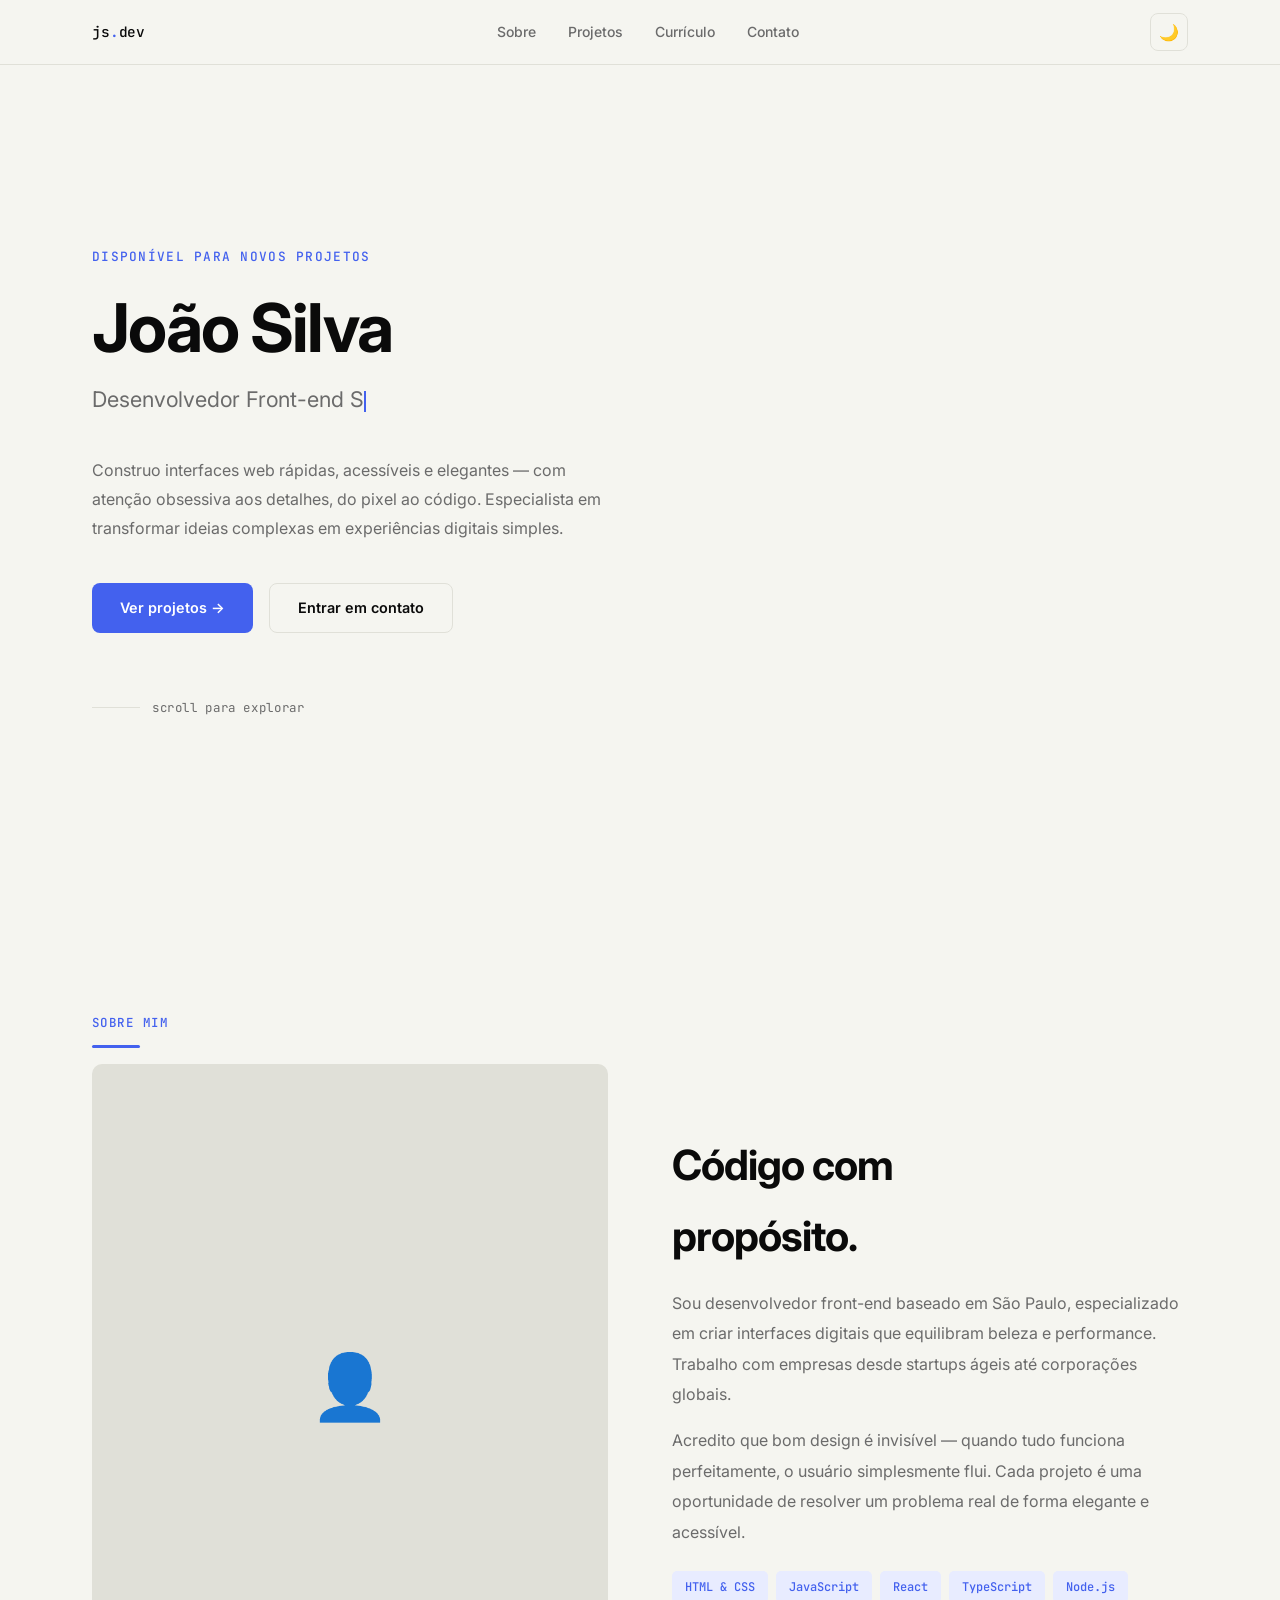
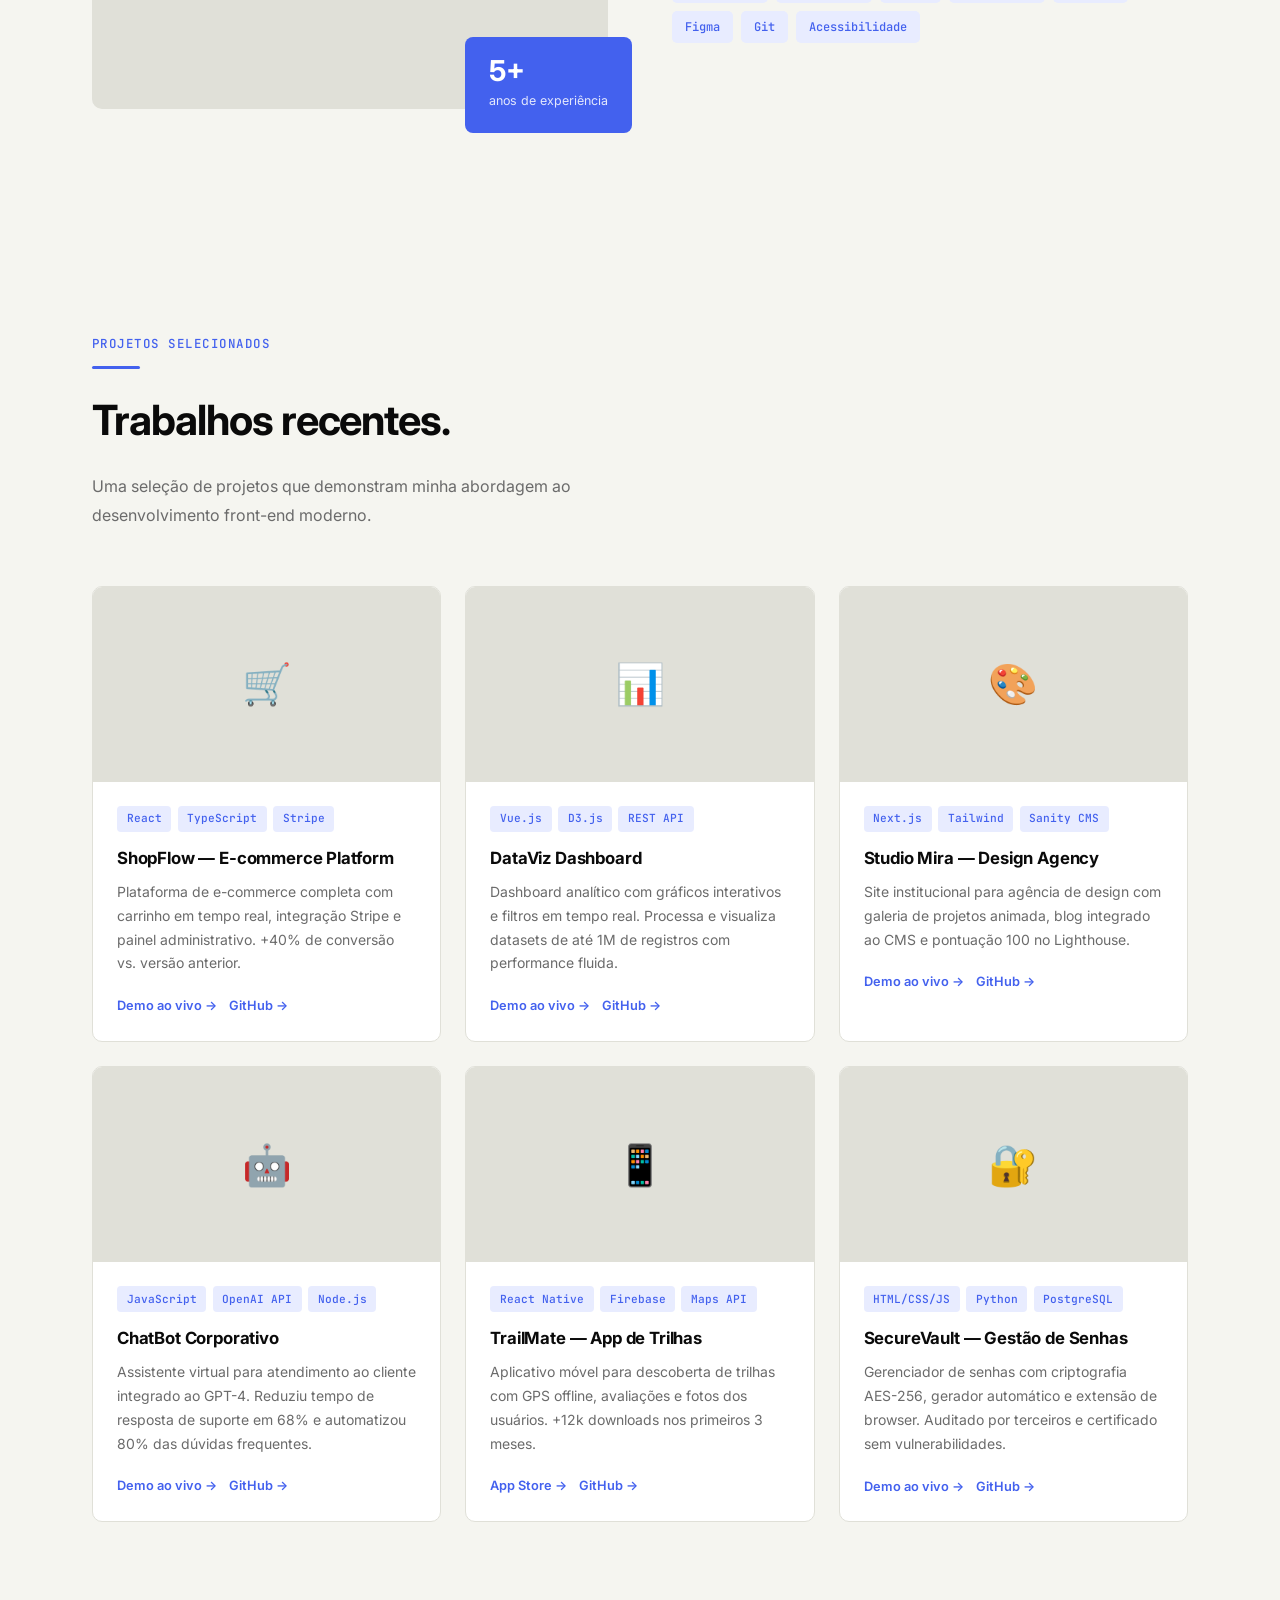
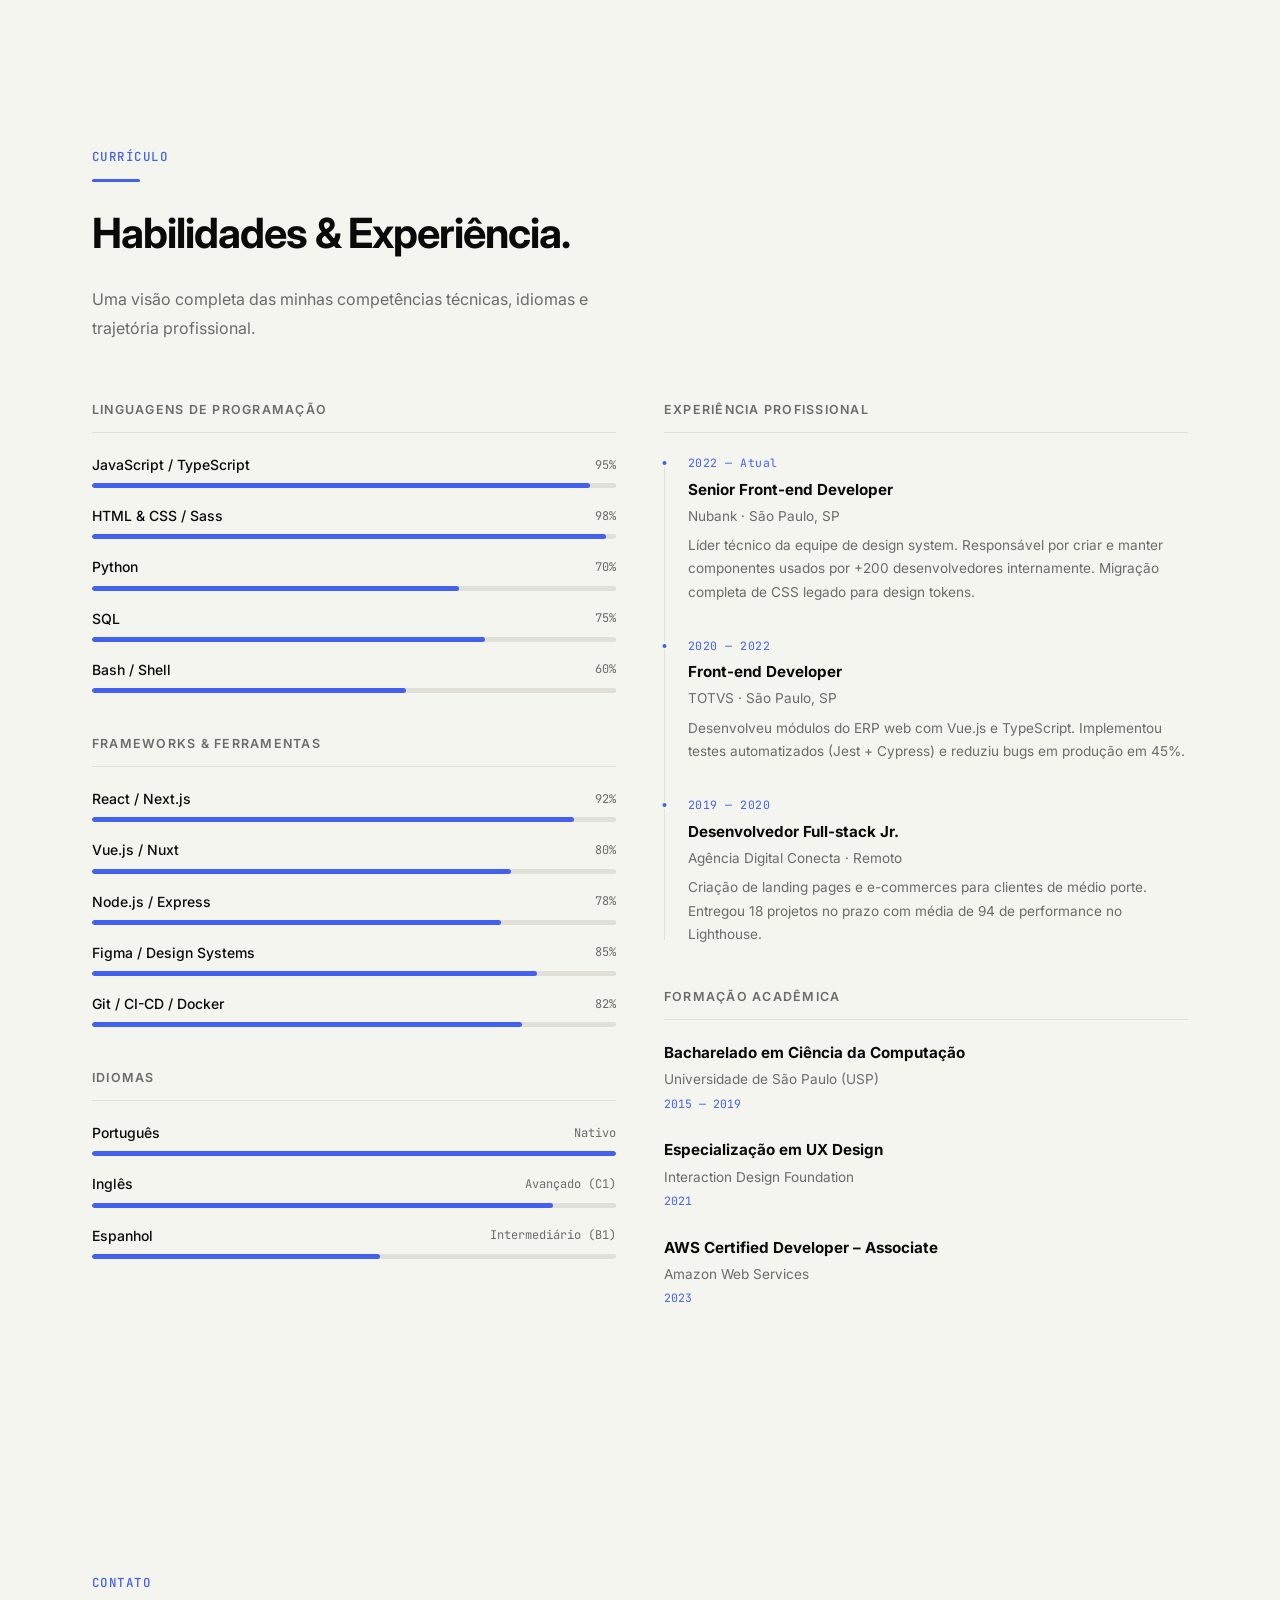
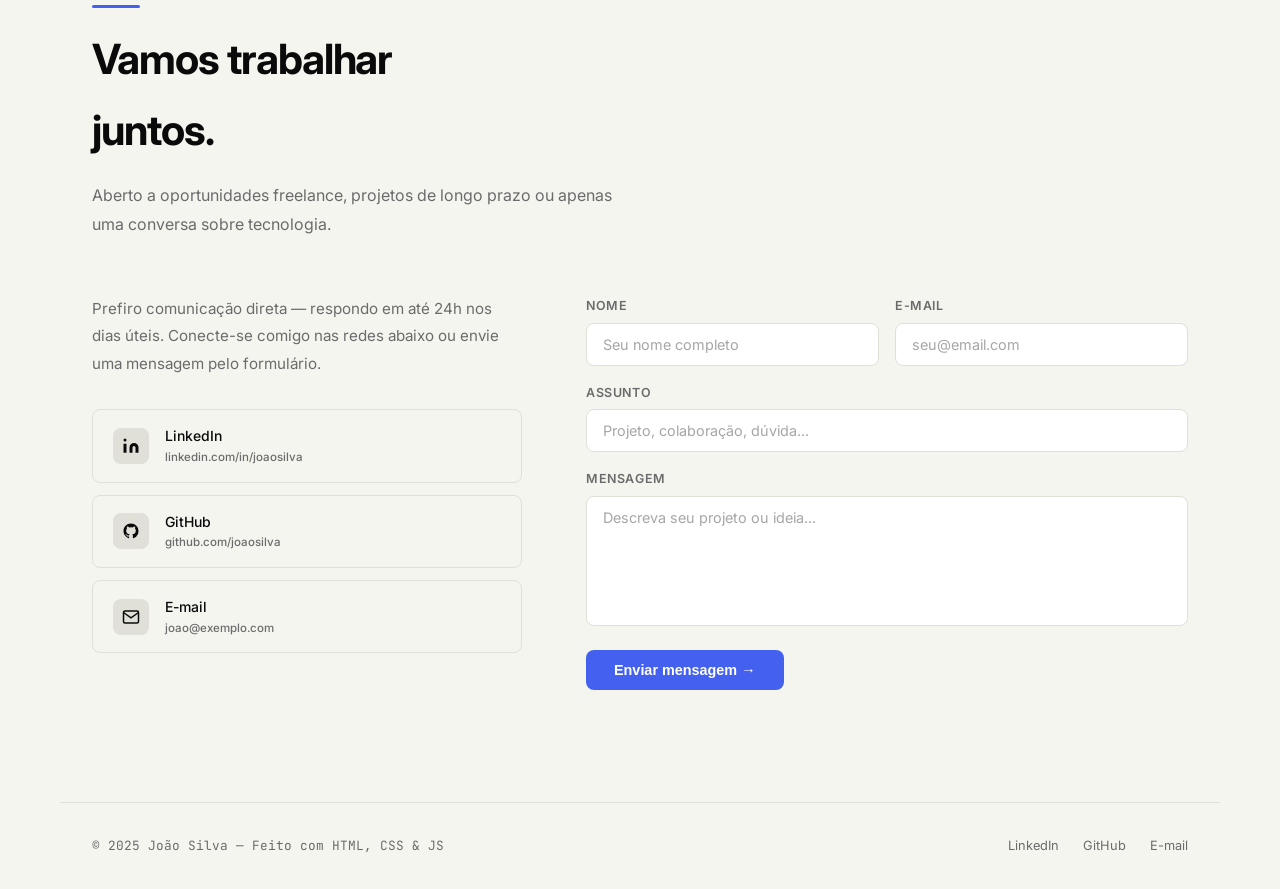
<file: Index.html>
<!DOCTYPE html>
<html lang="pt-BR" data-theme="light">
<head>
  <meta charset="UTF-8" />
  <meta name="viewport" content="width=device-width, initial-scale=1.0" />
  <title>João Silva — Desenvolvedor Front-end</title>
  <link rel="preconnect" href="https://fonts.googleapis.com" />
  <link rel="preconnect" href="https://fonts.gstatic.com" crossorigin />
  <link href="https://fonts.googleapis.com/css2?family=Inter:wght@300;400;500;600;700&family=JetBrains+Mono:wght@400;500&display=swap" rel="stylesheet" />
  <style>
    /* ─── TOKENS ─── */
    :root {
      --bg:          #F5F5F0;
      --bg-card:     #FFFFFF;
      --bg-nav:      rgba(245, 245, 240, 0.92);
      --text:        #0A0A0A;
      --text-muted:  #6B6B6B;
      --border:      #E0E0D8;
      --accent:      #4361EE;
      --accent-dim:  #E8ECFF;
      --shadow:      0 4px 24px rgba(0,0,0,0.07);
      --shadow-hover:0 12px 40px rgba(67,97,238,0.18);
      --radius:      10px;
      --transition:  0.25s ease;
    }
    [data-theme="dark"] {
      --bg:          #0D0D14;
      --bg-card:     #16161F;
      --bg-nav:      rgba(13,13,20,0.92);
      --text:        #F0F0EC;
      --text-muted:  #888896;
      --border:      #222230;
      --accent:      #6B83F5;
      --accent-dim:  #1A1D38;
      --shadow:      0 4px 24px rgba(0,0,0,0.4);
      --shadow-hover:0 12px 40px rgba(107,131,245,0.22);
    }

    /* ─── RESET ─── */
    *, *::before, *::after { box-sizing: border-box; margin: 0; padding: 0; }
    html { scroll-behavior: smooth; }
    body {
      font-family: 'Inter', sans-serif;
      background: var(--bg);
      color: var(--text);
      line-height: 1.7;
      transition: background var(--transition), color var(--transition);
    }
    img { display: block; max-width: 100%; }
    a { color: inherit; text-decoration: none; }

    /* ─── SCROLLBAR ─── */
    ::-webkit-scrollbar { width: 4px; }
    ::-webkit-scrollbar-track { background: transparent; }
    ::-webkit-scrollbar-thumb { background: var(--border); border-radius: 4px; }

    /* ─── NAVIGATION ─── */
    nav {
      position: fixed; top: 0; left: 0; right: 0; z-index: 100;
      background: var(--bg-nav);
      backdrop-filter: blur(12px);
      -webkit-backdrop-filter: blur(12px);
      border-bottom: 1px solid var(--border);
      transition: background var(--transition), border-color var(--transition);
    }
    .nav-inner {
      max-width: 1160px; margin: 0 auto;
      padding: 0 2rem;
      height: 64px;
      display: flex; align-items: center; justify-content: space-between;
    }
    .nav-logo {
      font-family: 'JetBrains Mono', monospace;
      font-size: 0.9rem; font-weight: 500;
      color: var(--text);
      letter-spacing: -0.01em;
    }
    .nav-logo span { color: var(--accent); }
    .nav-links {
      display: flex; align-items: center; gap: 2rem;
      list-style: none;
    }
    .nav-links a {
      font-size: 0.875rem; font-weight: 500;
      color: var(--text-muted);
      transition: color var(--transition);
    }
    .nav-links a:hover { color: var(--text); }
    .theme-btn {
      background: none; border: 1px solid var(--border);
      border-radius: 8px; cursor: pointer;
      width: 38px; height: 38px;
      display: flex; align-items: center; justify-content: center;
      color: var(--text-muted);
      transition: border-color var(--transition), color var(--transition), background var(--transition);
      font-size: 1rem;
    }
    .theme-btn:hover { border-color: var(--accent); color: var(--accent); background: var(--accent-dim); }
    .hamburger {
      display: none; flex-direction: column; gap: 5px;
      background: none; border: none; cursor: pointer; padding: 4px;
    }
    .hamburger span {
      display: block; width: 22px; height: 2px;
      background: var(--text); border-radius: 2px;
      transition: transform 0.3s, opacity 0.3s;
    }

    /* ─── HERO ─── */
    .hero {
      min-height: 100vh;
      display: flex; align-items: center;
      padding: 0 2rem; padding-top: 64px;
      max-width: 1160px; margin: 0 auto;
    }
    .hero-content { max-width: 680px; }
    .hero-eyebrow {
      font-family: 'JetBrains Mono', monospace;
      font-size: 0.8rem; font-weight: 500;
      color: var(--accent);
      letter-spacing: 0.1em; text-transform: uppercase;
      margin-bottom: 1.5rem;
    }
    .hero-title {
      font-size: clamp(2.4rem, 6vw, 4.2rem);
      font-weight: 700;
      letter-spacing: -0.03em;
      line-height: 1.1;
      margin-bottom: 1rem;
    }
    .hero-subtitle {
      font-size: clamp(1.1rem, 2.5vw, 1.35rem);
      font-weight: 400;
      color: var(--text-muted);
      margin-bottom: 2rem;
      min-height: 2em;
    }
    .cursor {
      display: inline-block;
      width: 2px; height: 1em;
      background: var(--accent);
      vertical-align: text-bottom;
      animation: blink 1s step-end infinite;
    }
    @keyframes blink { 0%,100%{opacity:1} 50%{opacity:0} }
    .hero-desc {
      font-size: 1rem; color: var(--text-muted);
      max-width: 520px; margin-bottom: 2.5rem;
      line-height: 1.8;
    }
    .hero-cta {
      display: flex; gap: 1rem; flex-wrap: wrap;
    }
    .btn {
      display: inline-flex; align-items: center; gap: 0.5rem;
      padding: 0.75rem 1.75rem;
      border-radius: 8px;
      font-size: 0.9rem; font-weight: 600;
      cursor: pointer; border: none;
      transition: all var(--transition);
      text-decoration: none;
    }
    .btn-primary {
      background: var(--accent); color: #fff;
    }
    .btn-primary:hover { filter: brightness(1.12); transform: translateY(-1px); box-shadow: var(--shadow-hover); }
    .btn-outline {
      background: transparent;
      border: 1.5px solid var(--border);
      color: var(--text);
    }
    .btn-outline:hover { border-color: var(--accent); color: var(--accent); background: var(--accent-dim); }
    .hero-scroll {
      margin-top: 4rem;
      display: flex; align-items: center; gap: 0.75rem;
      font-size: 0.78rem; color: var(--text-muted);
      font-family: 'JetBrains Mono', monospace;
      letter-spacing: 0.05em;
    }
    .scroll-line {
      width: 48px; height: 1px; background: var(--border);
    }

    /* ─── SECTIONS ─── */
    section { padding: 7rem 2rem; max-width: 1160px; margin: 0 auto; }
    .section-label {
      font-family: 'JetBrains Mono', monospace;
      font-size: 0.78rem; font-weight: 500;
      color: var(--accent); letter-spacing: 0.12em;
      text-transform: uppercase; margin-bottom: 0.75rem;
    }
    .section-title {
      font-size: clamp(1.8rem, 4vw, 2.6rem);
      font-weight: 700; letter-spacing: -0.025em;
      margin-bottom: 1rem;
    }
    .section-sub {
      font-size: 1rem; color: var(--text-muted);
      max-width: 520px; line-height: 1.8;
      margin-bottom: 3.5rem;
    }
    .divider {
      width: 48px; height: 3px; background: var(--accent);
      border-radius: 2px; margin-bottom: 1rem;
    }

    /* ─── ABOUT ─── */
    .about-grid {
      display: grid;
      grid-template-columns: 1fr 1fr;
      gap: 4rem; align-items: center;
    }
    .about-img-wrap {
      position: relative;
    }
    .about-img {
      width: 100%; aspect-ratio: 4/5; object-fit: cover;
      border-radius: var(--radius);
      filter: grayscale(20%);
    }
    .about-img-placeholder {
      width: 100%; aspect-ratio: 4/5;
      border-radius: var(--radius);
      background: var(--border);
      display: flex; align-items: center; justify-content: center;
      font-size: 4rem; color: var(--text-muted);
    }
    .about-accent-box {
      position: absolute; bottom: -1.5rem; right: -1.5rem;
      background: var(--accent); border-radius: 8px;
      padding: 1.25rem 1.5rem; color: #fff;
    }
    .about-accent-box strong { display: block; font-size: 1.8rem; font-weight: 700; line-height: 1; }
    .about-accent-box span { font-size: 0.78rem; opacity: 0.85; }
    .about-text p { color: var(--text-muted); line-height: 1.9; margin-bottom: 1rem; }
    .about-tags { display: flex; flex-wrap: wrap; gap: 0.5rem; margin-top: 1.5rem; }
    .tag {
      font-family: 'JetBrains Mono', monospace;
      font-size: 0.75rem; font-weight: 500;
      padding: 0.3rem 0.75rem;
      border-radius: 5px;
      background: var(--accent-dim); color: var(--accent);
      border: 1px solid transparent;
    }

    /* ─── PROJECTS ─── */
    .projects-grid {
      display: grid;
      grid-template-columns: repeat(auto-fill, minmax(320px, 1fr));
      gap: 1.5rem;
    }
    .project-card {
      background: var(--bg-card);
      border: 1px solid var(--border);
      border-radius: var(--radius);
      overflow: hidden;
      transition: transform var(--transition), box-shadow var(--transition), border-color var(--transition);
      cursor: pointer;
    }
    .project-card:hover {
      transform: translateY(-4px);
      box-shadow: var(--shadow-hover);
      border-color: var(--accent);
    }
    .project-img-wrap {
      overflow: hidden; aspect-ratio: 16/9;
    }
    .project-img {
      width: 100%; height: 100%;
      object-fit: cover;
      transition: transform 0.4s ease, filter 0.4s ease;
    }
    .project-img-placeholder {
      width: 100%; height: 100%;
      background: var(--border);
      display: flex; align-items: center; justify-content: center;
      font-size: 2.5rem;
      transition: transform 0.4s ease;
    }
    .project-card:hover .project-img,
    .project-card:hover .project-img-placeholder { transform: scale(1.04); }
    .project-body { padding: 1.5rem; }
    .project-tags { display: flex; flex-wrap: wrap; gap: 0.4rem; margin-bottom: 0.75rem; }
    .project-tag {
      font-family: 'JetBrains Mono', monospace;
      font-size: 0.7rem; font-weight: 500;
      padding: 0.2rem 0.6rem; border-radius: 4px;
      background: var(--accent-dim); color: var(--accent);
    }
    .project-title {
      font-size: 1.05rem; font-weight: 700;
      letter-spacing: -0.01em; margin-bottom: 0.5rem;
    }
    .project-desc {
      font-size: 0.875rem; color: var(--text-muted);
      line-height: 1.7; margin-bottom: 1.25rem;
    }
    .project-links { display: flex; gap: 0.75rem; }
    .project-link {
      font-size: 0.8rem; font-weight: 600;
      color: var(--accent);
      display: flex; align-items: center; gap: 0.3rem;
      transition: gap var(--transition);
    }
    .project-link:hover { gap: 0.5rem; }

    /* ─── CURRICULUM / SKILLS ─── */
    .cv-grid {
      display: grid;
      grid-template-columns: 1fr 1fr;
      gap: 3rem;
    }
    .cv-block { margin-bottom: 2.5rem; }
    .cv-block-title {
      font-size: 0.78rem; font-weight: 600;
      letter-spacing: 0.1em; text-transform: uppercase;
      color: var(--text-muted); margin-bottom: 1.25rem;
      padding-bottom: 0.75rem;
      border-bottom: 1px solid var(--border);
    }
    .skill-item { margin-bottom: 1rem; }
    .skill-header {
      display: flex; justify-content: space-between; align-items: center;
      margin-bottom: 0.4rem;
    }
    .skill-name { font-size: 0.875rem; font-weight: 500; }
    .skill-pct {
      font-family: 'JetBrains Mono', monospace;
      font-size: 0.75rem; color: var(--text-muted);
    }
    .skill-bar {
      height: 5px; background: var(--border); border-radius: 4px; overflow: hidden;
    }
    .skill-fill {
      height: 100%; border-radius: 4px; background: var(--accent);
      width: 0; transition: width 1s cubic-bezier(0.4, 0, 0.2, 1);
    }
    /* Experience timeline */
    .timeline { position: relative; padding-left: 1.5rem; }
    .timeline::before {
      content: ''; position: absolute; left: 0; top: 6px; bottom: 6px;
      width: 1px; background: var(--border);
    }
    .tl-item { position: relative; margin-bottom: 2rem; }
    .tl-dot {
      position: absolute; left: -1.5rem; top: 6px;
      width: 8px; height: 8px; border-radius: 50%;
      background: var(--accent); border: 2px solid var(--bg);
      transform: translateX(-3.5px);
    }
    .tl-date {
      font-family: 'JetBrains Mono', monospace;
      font-size: 0.72rem; color: var(--accent);
      margin-bottom: 0.25rem; letter-spacing: 0.04em;
    }
    .tl-role { font-size: 0.95rem; font-weight: 700; margin-bottom: 0.15rem; }
    .tl-company { font-size: 0.85rem; color: var(--text-muted); margin-bottom: 0.4rem; }
    .tl-desc { font-size: 0.85rem; color: var(--text-muted); line-height: 1.7; }
    /* Education */
    .edu-item { margin-bottom: 1.5rem; }
    .edu-degree { font-size: 0.95rem; font-weight: 700; margin-bottom: 0.15rem; }
    .edu-school {
      font-size: 0.85rem; color: var(--text-muted);
      margin-bottom: 0.15rem;
    }
    .edu-year {
      font-family: 'JetBrains Mono', monospace;
      font-size: 0.72rem; color: var(--accent);
    }

    /* ─── CONTACT ─── */
    .contact-grid {
      display: grid;
      grid-template-columns: 1fr 1.4fr;
      gap: 4rem; align-items: start;
    }
    .contact-info p {
      color: var(--text-muted); line-height: 1.8;
      margin-bottom: 2rem; font-size: 0.95rem;
    }
    .social-links { display: flex; flex-direction: column; gap: 0.75rem; }
    .social-link {
      display: flex; align-items: center; gap: 1rem;
      padding: 0.875rem 1.25rem;
      border-radius: 8px;
      border: 1px solid var(--border);
      font-size: 0.875rem; font-weight: 500;
      transition: border-color var(--transition), background var(--transition), color var(--transition);
      color: var(--text);
    }
    .social-link:hover {
      border-color: var(--accent);
      background: var(--accent-dim);
      color: var(--accent);
    }
    .social-icon {
      width: 36px; height: 36px;
      border-radius: 8px;
      display: flex; align-items: center; justify-content: center;
      background: var(--border); font-size: 1.1rem;
      flex-shrink: 0;
      transition: background var(--transition);
    }
    .social-link:hover .social-icon { background: var(--accent); color: #fff; }
    .social-meta { display: flex; flex-direction: column; }
    .social-label { font-size: 0.72rem; color: var(--text-muted); }

    /* Contact form */
    .contact-form { display: flex; flex-direction: column; gap: 1rem; }
    .form-row { display: grid; grid-template-columns: 1fr 1fr; gap: 1rem; }
    .field { display: flex; flex-direction: column; gap: 0.4rem; }
    .field label {
      font-size: 0.78rem; font-weight: 600;
      color: var(--text-muted); letter-spacing: 0.05em; text-transform: uppercase;
    }
    .field input, .field textarea, .field select {
      background: var(--bg-card);
      border: 1px solid var(--border);
      border-radius: 8px;
      padding: 0.75rem 1rem;
      font-family: 'Inter', sans-serif;
      font-size: 0.9rem;
      color: var(--text);
      outline: none;
      transition: border-color var(--transition), box-shadow var(--transition), background var(--transition);
      resize: none;
    }
    .field input::placeholder, .field textarea::placeholder { color: var(--text-muted); opacity: 0.6; }
    .field input:focus, .field textarea:focus {
      border-color: var(--accent);
      box-shadow: 0 0 0 3px var(--accent-dim);
    }
    .field textarea { min-height: 130px; }
    .form-submit { margin-top: 0.5rem; }
    .form-success {
      display: none;
      padding: 1rem 1.25rem;
      background: #ECFDF5; border: 1px solid #6EE7B7;
      border-radius: 8px; font-size: 0.9rem;
      color: #065F46; margin-top: 0.5rem;
    }
    [data-theme="dark"] .form-success {
      background: #064E3B; border-color: #059669; color: #A7F3D0;
    }
    .form-success.show { display: block; }

    /* ─── FOOTER ─── */
    footer {
      border-top: 1px solid var(--border);
      padding: 2rem;
      max-width: 1160px; margin: 0 auto;
      display: flex; align-items: center; justify-content: space-between;
      flex-wrap: wrap; gap: 1rem;
    }
    .footer-copy {
      font-size: 0.8rem; color: var(--text-muted);
      font-family: 'JetBrains Mono', monospace;
    }
    .footer-links { display: flex; gap: 1.5rem; }
    .footer-links a {
      font-size: 0.8rem; color: var(--text-muted);
      transition: color var(--transition);
    }
    .footer-links a:hover { color: var(--accent); }

    /* ─── ANIMATIONS ─── */
    .reveal {
      opacity: 0; transform: translateY(24px);
      transition: opacity 0.6s ease, transform 0.6s ease;
    }
    .reveal.visible { opacity: 1; transform: none; }
    .reveal-delay-1 { transition-delay: 0.1s; }
    .reveal-delay-2 { transition-delay: 0.2s; }
    .reveal-delay-3 { transition-delay: 0.3s; }

    /* ─── RESPONSIVE ─── */
    @media (max-width: 900px) {
      .about-grid { grid-template-columns: 1fr; gap: 2.5rem; }
      .about-img-wrap { max-width: 340px; }
      .cv-grid { grid-template-columns: 1fr; gap: 1.5rem; }
      .contact-grid { grid-template-columns: 1fr; gap: 2.5rem; }
    }
    @media (max-width: 640px) {
      section { padding: 5rem 1.25rem; }
      .nav-links { display: none; flex-direction: column; position: fixed;
        top: 64px; left: 0; right: 0;
        background: var(--bg); border-bottom: 1px solid var(--border);
        padding: 1.5rem 2rem; gap: 1.25rem; z-index: 99; }
      .nav-links.open { display: flex; }
      .hamburger { display: flex; }
      .form-row { grid-template-columns: 1fr; }
      .projects-grid { grid-template-columns: 1fr; }
      footer { flex-direction: column; text-align: center; }
    }
    @media (prefers-reduced-motion: reduce) {
      *, *::before, *::after { transition-duration: 0.01ms !important; animation-duration: 0.01ms !important; }
    }
  </style>
</head>
<body>

<!-- ─── NAV ─── -->
<nav>
  <div class="nav-inner">
    <a href="#" class="nav-logo">js<span>.</span>dev</a>
    <ul class="nav-links" id="navLinks">
      <li><a href="#sobre">Sobre</a></li>
      <li><a href="#projetos">Projetos</a></li>
      <li><a href="#curriculo">Currículo</a></li>
      <li><a href="#contato">Contato</a></li>
    </ul>
    <div style="display:flex;align-items:center;gap:0.75rem;">
      <button class="theme-btn" id="themeBtn" aria-label="Alternar tema" title="Alternar tema">🌙</button>
      <button class="hamburger" id="hamburger" aria-label="Menu" aria-expanded="false">
        <span></span><span></span><span></span>
      </button>
    </div>
  </div>
</nav>

<!-- ─── HERO ─── -->
<div style="max-width:1160px;margin:0 auto;">
  <section class="hero" style="padding-top:64px;max-width:none;margin:0;">
    <div class="hero-content">
      <p class="hero-eyebrow">Disponível para novos projetos</p>
      <h1 class="hero-title">João Silva</h1>
      <div class="hero-subtitle">
        <span id="typed-text"></span><span class="cursor"></span>
      </div>
      <p class="hero-desc">
        Construo interfaces web rápidas, acessíveis e elegantes — com atenção obsessiva aos detalhes,
        do pixel ao código. Especialista em transformar ideias complexas em experiências digitais simples.
      </p>
      <div class="hero-cta">
        <a href="#projetos" class="btn btn-primary">Ver projetos →</a>
        <a href="#contato" class="btn btn-outline">Entrar em contato</a>
      </div>
      <div class="hero-scroll">
        <span class="scroll-line"></span>
        scroll para explorar
      </div>
    </div>
  </section>
</div>

<!-- ─── SOBRE ─── -->
<section id="sobre">
  <div class="section-label reveal">Sobre mim</div>
  <div class="divider reveal"></div>
  <div class="about-grid">
    <div class="about-img-wrap reveal">
      <div class="about-img-placeholder">👤</div>
      <div class="about-accent-box">
        <strong>5+</strong>
        <span>anos de experiência</span>
      </div>
    </div>
    <div class="about-text">
      <h2 class="section-title reveal">Código com<br>propósito.</h2>
      <p class="reveal reveal-delay-1">
        Sou desenvolvedor front-end baseado em São Paulo, especializado em criar interfaces digitais que equilibram
        beleza e performance. Trabalho com empresas desde startups ágeis até corporações globais.
      </p>
      <p class="reveal reveal-delay-2">
        Acredito que bom design é invisível — quando tudo funciona perfeitamente, o usuário simplesmente flui.
        Cada projeto é uma oportunidade de resolver um problema real de forma elegante e acessível.
      </p>
      <div class="about-tags reveal reveal-delay-3">
        <span class="tag">HTML & CSS</span>
        <span class="tag">JavaScript</span>
        <span class="tag">React</span>
        <span class="tag">TypeScript</span>
        <span class="tag">Node.js</span>
        <span class="tag">Figma</span>
        <span class="tag">Git</span>
        <span class="tag">Acessibilidade</span>
      </div>
    </div>
  </div>
</section>

<!-- ─── PROJETOS ─── -->
<section id="projetos">
  <p class="section-label reveal">Projetos selecionados</p>
  <div class="divider reveal"></div>
  <h2 class="section-title reveal">Trabalhos recentes.</h2>
  <p class="section-sub reveal">Uma seleção de projetos que demonstram minha abordagem ao desenvolvimento front-end moderno.</p>

  <div class="projects-grid">

    <article class="project-card reveal">
      <div class="project-img-wrap">
        <div class="project-img-placeholder">🛒</div>
      </div>
      <div class="project-body">
        <div class="project-tags">
          <span class="project-tag">React</span>
          <span class="project-tag">TypeScript</span>
          <span class="project-tag">Stripe</span>
        </div>
        <h3 class="project-title">ShopFlow — E-commerce Platform</h3>
        <p class="project-desc">Plataforma de e-commerce completa com carrinho em tempo real, integração Stripe e painel administrativo. +40% de conversão vs. versão anterior.</p>
        <div class="project-links">
          <a href="#" class="project-link">Demo ao vivo →</a>
          <a href="https://github.com" target="_blank" class="project-link">GitHub →</a>
        </div>
      </div>
    </article>

    <article class="project-card reveal reveal-delay-1">
      <div class="project-img-wrap">
        <div class="project-img-placeholder">📊</div>
      </div>
      <div class="project-body">
        <div class="project-tags">
          <span class="project-tag">Vue.js</span>
          <span class="project-tag">D3.js</span>
          <span class="project-tag">REST API</span>
        </div>
        <h3 class="project-title">DataViz Dashboard</h3>
        <p class="project-desc">Dashboard analítico com gráficos interativos e filtros em tempo real. Processa e visualiza datasets de até 1M de registros com performance fluida.</p>
        <div class="project-links">
          <a href="#" class="project-link">Demo ao vivo →</a>
          <a href="https://github.com" target="_blank" class="project-link">GitHub →</a>
        </div>
      </div>
    </article>

    <article class="project-card reveal reveal-delay-2">
      <div class="project-img-wrap">
        <div class="project-img-placeholder">🎨</div>
      </div>
      <div class="project-body">
        <div class="project-tags">
          <span class="project-tag">Next.js</span>
          <span class="project-tag">Tailwind</span>
          <span class="project-tag">Sanity CMS</span>
        </div>
        <h3 class="project-title">Studio Mira — Design Agency</h3>
        <p class="project-desc">Site institucional para agência de design com galeria de projetos animada, blog integrado ao CMS e pontuação 100 no Lighthouse.</p>
        <div class="project-links">
          <a href="#" class="project-link">Demo ao vivo →</a>
          <a href="https://github.com" target="_blank" class="project-link">GitHub →</a>
        </div>
      </div>
    </article>

    <article class="project-card reveal">
      <div class="project-img-wrap">
        <div class="project-img-placeholder">🤖</div>
      </div>
      <div class="project-body">
        <div class="project-tags">
          <span class="project-tag">JavaScript</span>
          <span class="project-tag">OpenAI API</span>
          <span class="project-tag">Node.js</span>
        </div>
        <h3 class="project-title">ChatBot Corporativo</h3>
        <p class="project-desc">Assistente virtual para atendimento ao cliente integrado ao GPT-4. Reduziu tempo de resposta de suporte em 68% e automatizou 80% das dúvidas frequentes.</p>
        <div class="project-links">
          <a href="#" class="project-link">Demo ao vivo →</a>
          <a href="https://github.com" target="_blank" class="project-link">GitHub →</a>
        </div>
      </div>
    </article>

    <article class="project-card reveal reveal-delay-1">
      <div class="project-img-wrap">
        <div class="project-img-placeholder">📱</div>
      </div>
      <div class="project-body">
        <div class="project-tags">
          <span class="project-tag">React Native</span>
          <span class="project-tag">Firebase</span>
          <span class="project-tag">Maps API</span>
        </div>
        <h3 class="project-title">TrailMate — App de Trilhas</h3>
        <p class="project-desc">Aplicativo móvel para descoberta de trilhas com GPS offline, avaliações e fotos dos usuários. +12k downloads nos primeiros 3 meses.</p>
        <div class="project-links">
          <a href="#" class="project-link">App Store →</a>
          <a href="https://github.com" target="_blank" class="project-link">GitHub →</a>
        </div>
      </div>
    </article>

    <article class="project-card reveal reveal-delay-2">
      <div class="project-img-wrap">
        <div class="project-img-placeholder">🔐</div>
      </div>
      <div class="project-body">
        <div class="project-tags">
          <span class="project-tag">HTML/CSS/JS</span>
          <span class="project-tag">Python</span>
          <span class="project-tag">PostgreSQL</span>
        </div>
        <h3 class="project-title">SecureVault — Gestão de Senhas</h3>
        <p class="project-desc">Gerenciador de senhas com criptografia AES-256, gerador automático e extensão de browser. Auditado por terceiros e certificado sem vulnerabilidades.</p>
        <div class="project-links">
          <a href="#" class="project-link">Demo ao vivo →</a>
          <a href="https://github.com" target="_blank" class="project-link">GitHub →</a>
        </div>
      </div>
    </article>

  </div>
</section>

<!-- ─── CURRÍCULO ─── -->
<section id="curriculo">
  <p class="section-label reveal">Currículo</p>
  <div class="divider reveal"></div>
  <h2 class="section-title reveal">Habilidades &amp; Experiência.</h2>
  <p class="section-sub reveal">Uma visão completa das minhas competências técnicas, idiomas e trajetória profissional.</p>

  <div class="cv-grid">
    <!-- Left column -->
    <div>
      <div class="cv-block reveal">
        <p class="cv-block-title">Linguagens de Programação</p>
        <div class="skill-item">
          <div class="skill-header">
            <span class="skill-name">JavaScript / TypeScript</span>
            <span class="skill-pct">95%</span>
          </div>
          <div class="skill-bar"><div class="skill-fill" data-w="95"></div></div>
        </div>
        <div class="skill-item">
          <div class="skill-header">
            <span class="skill-name">HTML & CSS / Sass</span>
            <span class="skill-pct">98%</span>
          </div>
          <div class="skill-bar"><div class="skill-fill" data-w="98"></div></div>
        </div>
        <div class="skill-item">
          <div class="skill-header">
            <span class="skill-name">Python</span>
            <span class="skill-pct">70%</span>
          </div>
          <div class="skill-bar"><div class="skill-fill" data-w="70"></div></div>
        </div>
        <div class="skill-item">
          <div class="skill-header">
            <span class="skill-name">SQL</span>
            <span class="skill-pct">75%</span>
          </div>
          <div class="skill-bar"><div class="skill-fill" data-w="75"></div></div>
        </div>
        <div class="skill-item">
          <div class="skill-header">
            <span class="skill-name">Bash / Shell</span>
            <span class="skill-pct">60%</span>
          </div>
          <div class="skill-bar"><div class="skill-fill" data-w="60"></div></div>
        </div>
      </div>

      <div class="cv-block reveal">
        <p class="cv-block-title">Frameworks & Ferramentas</p>
        <div class="skill-item">
          <div class="skill-header">
            <span class="skill-name">React / Next.js</span>
            <span class="skill-pct">92%</span>
          </div>
          <div class="skill-bar"><div class="skill-fill" data-w="92"></div></div>
        </div>
        <div class="skill-item">
          <div class="skill-header">
            <span class="skill-name">Vue.js / Nuxt</span>
            <span class="skill-pct">80%</span>
          </div>
          <div class="skill-bar"><div class="skill-fill" data-w="80"></div></div>
        </div>
        <div class="skill-item">
          <div class="skill-header">
            <span class="skill-name">Node.js / Express</span>
            <span class="skill-pct">78%</span>
          </div>
          <div class="skill-bar"><div class="skill-fill" data-w="78"></div></div>
        </div>
        <div class="skill-item">
          <div class="skill-header">
            <span class="skill-name">Figma / Design Systems</span>
            <span class="skill-pct">85%</span>
          </div>
          <div class="skill-bar"><div class="skill-fill" data-w="85"></div></div>
        </div>
        <div class="skill-item">
          <div class="skill-header">
            <span class="skill-name">Git / CI-CD / Docker</span>
            <span class="skill-pct">82%</span>
          </div>
          <div class="skill-bar"><div class="skill-fill" data-w="82"></div></div>
        </div>
      </div>

      <div class="cv-block reveal">
        <p class="cv-block-title">Idiomas</p>
        <div class="skill-item">
          <div class="skill-header">
            <span class="skill-name">Português</span>
            <span class="skill-pct">Nativo</span>
          </div>
          <div class="skill-bar"><div class="skill-fill" data-w="100"></div></div>
        </div>
        <div class="skill-item">
          <div class="skill-header">
            <span class="skill-name">Inglês</span>
            <span class="skill-pct">Avançado (C1)</span>
          </div>
          <div class="skill-bar"><div class="skill-fill" data-w="88"></div></div>
        </div>
        <div class="skill-item">
          <div class="skill-header">
            <span class="skill-name">Espanhol</span>
            <span class="skill-pct">Intermediário (B1)</span>
          </div>
          <div class="skill-bar"><div class="skill-fill" data-w="55"></div></div>
        </div>
      </div>
    </div>

    <!-- Right column -->
    <div>
      <div class="cv-block reveal">
        <p class="cv-block-title">Experiência Profissional</p>
        <div class="timeline">
          <div class="tl-item">
            <div class="tl-dot"></div>
            <p class="tl-date">2022 — Atual</p>
            <p class="tl-role">Senior Front-end Developer</p>
            <p class="tl-company">Nubank · São Paulo, SP</p>
            <p class="tl-desc">Líder técnico da equipe de design system. Responsável por criar e manter componentes usados por +200 desenvolvedores internamente. Migração completa de CSS legado para design tokens.</p>
          </div>
          <div class="tl-item">
            <div class="tl-dot"></div>
            <p class="tl-date">2020 — 2022</p>
            <p class="tl-role">Front-end Developer</p>
            <p class="tl-company">TOTVS · São Paulo, SP</p>
            <p class="tl-desc">Desenvolveu módulos do ERP web com Vue.js e TypeScript. Implementou testes automatizados (Jest + Cypress) e reduziu bugs em produção em 45%.</p>
          </div>
          <div class="tl-item">
            <div class="tl-dot"></div>
            <p class="tl-date">2019 — 2020</p>
            <p class="tl-role">Desenvolvedor Full-stack Jr.</p>
            <p class="tl-company">Agência Digital Conecta · Remoto</p>
            <p class="tl-desc">Criação de landing pages e e-commerces para clientes de médio porte. Entregou 18 projetos no prazo com média de 94 de performance no Lighthouse.</p>
          </div>
        </div>
      </div>

      <div class="cv-block reveal">
        <p class="cv-block-title">Formação Acadêmica</p>
        <div class="edu-item">
          <p class="edu-degree">Bacharelado em Ciência da Computação</p>
          <p class="edu-school">Universidade de São Paulo (USP)</p>
          <p class="edu-year">2015 — 2019</p>
        </div>
        <div class="edu-item">
          <p class="edu-degree">Especialização em UX Design</p>
          <p class="edu-school">Interaction Design Foundation</p>
          <p class="edu-year">2021</p>
        </div>
        <div class="edu-item">
          <p class="edu-degree">AWS Certified Developer – Associate</p>
          <p class="edu-school">Amazon Web Services</p>
          <p class="edu-year">2023</p>
        </div>
      </div>
    </div>
  </div>
</section>

<!-- ─── CONTATO ─── -->
<section id="contato">
  <p class="section-label reveal">Contato</p>
  <div class="divider reveal"></div>
  <h2 class="section-title reveal">Vamos trabalhar<br>juntos.</h2>
  <p class="section-sub reveal">Aberto a oportunidades freelance, projetos de longo prazo ou apenas uma conversa sobre tecnologia.</p>

  <div class="contact-grid">
    <div class="contact-info reveal">
      <p>Prefiro comunicação direta — respondo em até 24h nos dias úteis. Conecte-se comigo nas redes abaixo ou envie uma mensagem pelo formulário.</p>
      <div class="social-links">
        <a href="https://linkedin.com/in/joaosilva" target="_blank" rel="noopener" class="social-link">
          <div class="social-icon">
            <svg width="18" height="18" viewBox="0 0 24 24" fill="currentColor">
              <path d="M16 8a6 6 0 016 6v7h-4v-7a2 2 0 00-2-2 2 2 0 00-2 2v7h-4v-7a6 6 0 016-6zM2 9h4v12H2z"/>
              <circle cx="4" cy="4" r="2"/>
            </svg>
          </div>
          <div class="social-meta">
            <span>LinkedIn</span>
            <span class="social-label">linkedin.com/in/joaosilva</span>
          </div>
        </a>
        <a href="https://github.com/joaosilva" target="_blank" rel="noopener" class="social-link">
          <div class="social-icon">
            <svg width="18" height="18" viewBox="0 0 24 24" fill="currentColor">
              <path d="M12 2C6.477 2 2 6.484 2 12.017c0 4.425 2.865 8.18 6.839 9.504.5.092.682-.217.682-.483 0-.237-.008-.868-.013-1.703-2.782.605-3.369-1.343-3.369-1.343-.454-1.158-1.11-1.466-1.11-1.466-.908-.62.069-.608.069-.608 1.003.07 1.531 1.032 1.531 1.032.892 1.53 2.341 1.088 2.91.832.092-.647.35-1.088.636-1.338-2.22-.253-4.555-1.113-4.555-4.951 0-1.093.39-1.988 1.029-2.688-.103-.253-.446-1.272.098-2.65 0 0 .84-.27 2.75 1.026A9.564 9.564 0 0112 6.844c.85.004 1.705.115 2.504.337 1.909-1.296 2.747-1.027 2.747-1.027.546 1.379.202 2.398.1 2.651.64.7 1.028 1.595 1.028 2.688 0 3.848-2.339 4.695-4.566 4.943.359.309.678.92.678 1.855 0 1.338-.012 2.419-.012 2.747 0 .268.18.58.688.482A10.019 10.019 0 0022 12.017C22 6.484 17.522 2 12 2z"/>
            </svg>
          </div>
          <div class="social-meta">
            <span>GitHub</span>
            <span class="social-label">github.com/joaosilva</span>
          </div>
        </a>
        <a href="mailto:joao@exemplo.com" class="social-link">
          <div class="social-icon">
            <svg width="18" height="18" viewBox="0 0 24 24" fill="none" stroke="currentColor" stroke-width="2">
              <path d="M4 4h16c1.1 0 2 .9 2 2v12c0 1.1-.9 2-2 2H4c-1.1 0-2-.9-2-2V6c0-1.1.9-2 2-2z"/>
              <polyline points="22,6 12,13 2,6"/>
            </svg>
          </div>
          <div class="social-meta">
            <span>E-mail</span>
            <span class="social-label">joao@exemplo.com</span>
          </div>
        </a>
      </div>
    </div>

    <div class="reveal reveal-delay-1">
      <div class="contact-form" id="contactForm">
        <div class="form-row">
          <div class="field">
            <label for="nome">Nome</label>
            <input type="text" id="nome" placeholder="Seu nome completo" required />
          </div>
          <div class="field">
            <label for="email">E-mail</label>
            <input type="email" id="email" placeholder="seu@email.com" required />
          </div>
        </div>
        <div class="field">
          <label for="assunto">Assunto</label>
          <input type="text" id="assunto" placeholder="Projeto, colaboração, dúvida..." />
        </div>
        <div class="field">
          <label for="mensagem">Mensagem</label>
          <textarea id="mensagem" placeholder="Descreva seu projeto ou ideia..."></textarea>
        </div>
        <div class="form-submit">
          <button type="button" class="btn btn-primary" id="sendBtn" onclick="handleSubmit()">
            Enviar mensagem →
          </button>
        </div>
        <div class="form-success" id="formSuccess">
          ✅ Mensagem enviada! Responderei em breve.
        </div>
      </div>
    </div>
  </div>
</section>

<!-- ─── FOOTER ─── -->
<footer>
  <span class="footer-copy">© 2025 João Silva — Feito com HTML, CSS &amp; JS</span>
  <div class="footer-links">
    <a href="https://linkedin.com/in/joaosilva" target="_blank" rel="noopener">LinkedIn</a>
    <a href="https://github.com/joaosilva" target="_blank" rel="noopener">GitHub</a>
    <a href="mailto:joao@exemplo.com">E-mail</a>
  </div>
</footer>

<script>
  /* ─── DARK MODE ─── */
  const html = document.documentElement;
  const themeBtn = document.getElementById('themeBtn');
  const saved = localStorage.getItem('theme') || 'light';
  html.setAttribute('data-theme', saved);
  themeBtn.textContent = saved === 'dark' ? '☀️' : '🌙';

  themeBtn.addEventListener('click', () => {
    const next = html.getAttribute('data-theme') === 'dark' ? 'light' : 'dark';
    html.setAttribute('data-theme', next);
    localStorage.setItem('theme', next);
    themeBtn.textContent = next === 'dark' ? '☀️' : '🌙';
  });

  /* ─── HAMBURGER ─── */
  const hamburger = document.getElementById('hamburger');
  const navLinks  = document.getElementById('navLinks');
  hamburger.addEventListener('click', () => {
    const open = navLinks.classList.toggle('open');
    hamburger.setAttribute('aria-expanded', open);
  });
  navLinks.querySelectorAll('a').forEach(a => {
    a.addEventListener('click', () => navLinks.classList.remove('open'));
  });

  /* ─── TYPED TEXT ─── */
  const phrases = [
    'Desenvolvedor Front-end Sênior',
    'UI/UX Enthusiast',
    'Performance Obsessed',
    'Open Source Contributor',
  ];
  let pi = 0, ci = 0, deleting = false;
  const el = document.getElementById('typed-text');
  function type() {
    const phrase = phrases[pi];
    el.textContent = deleting ? phrase.slice(0, ci--) : phrase.slice(0, ci++);
    let delay = deleting ? 50 : 80;
    if (!deleting && ci > phrase.length) { deleting = true; delay = 1600; }
    else if (deleting && ci < 0)         { deleting = false; pi = (pi + 1) % phrases.length; delay = 300; }
    setTimeout(type, delay);
  }
  type();

  /* ─── INTERSECTION OBSERVER — reveals & skill bars ─── */
  const revealEls = document.querySelectorAll('.reveal');
  const fills     = document.querySelectorAll('.skill-fill');

  const observer = new IntersectionObserver((entries) => {
    entries.forEach(entry => {
      if (!entry.isIntersecting) return;
      entry.target.classList.add('visible');
      observer.unobserve(entry.target);
    });
  }, { threshold: 0.1 });

  revealEls.forEach(el => observer.observe(el));

  const barObserver = new IntersectionObserver((entries) => {
    entries.forEach(entry => {
      if (!entry.isIntersecting) return;
      const w = entry.target.getAttribute('data-w');
      entry.target.style.width = w + '%';
      barObserver.unobserve(entry.target);
    });
  }, { threshold: 0.3 });

  fills.forEach(f => barObserver.observe(f));

  /* ─── CONTACT FORM ─── */
  function handleSubmit() {
    const nome      = document.getElementById('nome').value.trim();
    const email     = document.getElementById('email').value.trim();
    const mensagem  = document.getElementById('mensagem').value.trim();

    if (!nome || !email || !mensagem) {
      alert('Por favor, preencha nome, e-mail e mensagem.');
      return;
    }
    const emailRx = /^[^\s@]+@[^\s@]+\.[^\s@]+$/;
    if (!emailRx.test(email)) {
      alert('Por favor, insira um e-mail válido.');
      return;
    }

    const btn = document.getElementById('sendBtn');
    btn.textContent = 'Enviando...';
    btn.disabled = true;

    // Simulate send (replace with a real endpoint / EmailJS / Formspree)
    setTimeout(() => {
      document.getElementById('formSuccess').classList.add('show');
      btn.textContent = 'Enviado ✓';
      document.getElementById('nome').value = '';
      document.getElementById('email').value = '';
      document.getElementById('assunto').value = '';
      document.getElementById('mensagem').value = '';
    }, 900);
  }

  /* ─── SMOOTH ACTIVE NAV HIGHLIGHT ─── */
  const sections = document.querySelectorAll('section[id]');
  const navAs    = document.querySelectorAll('.nav-links a');
  window.addEventListener('scroll', () => {
    let current = '';
    sections.forEach(s => {
      if (window.scrollY >= s.offsetTop - 100) current = s.id;
    });
    navAs.forEach(a => {
      a.style.color = a.getAttribute('href') === '#' + current
        ? 'var(--text)' : '';
    });
  }, { passive: true });
</script>
</body>
</html>
</file>
